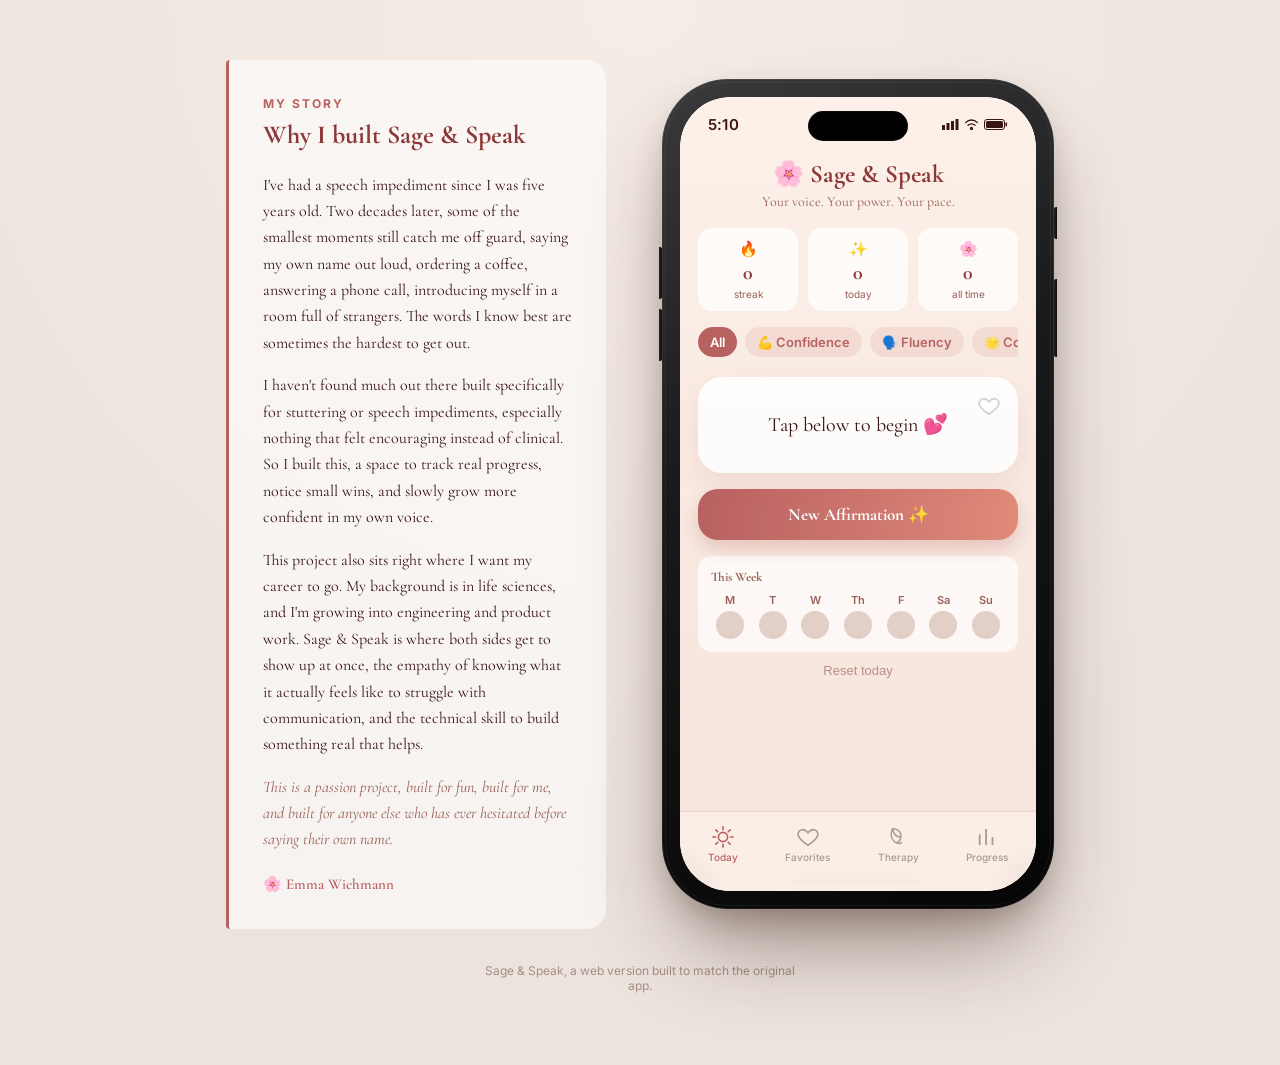
<file: index.html>
<!DOCTYPE html>
<html lang="en">
<head>
<meta charset="UTF-8" />
<meta name="viewport" content="width=device-width, initial-scale=1.0" />
<title>Sage &amp; Speak</title>
<link rel="preconnect" href="https://fonts.googleapis.com" />
<link rel="preconnect" href="https://fonts.gstatic.com" crossorigin />
<link href="https://fonts.googleapis.com/css2?family=Cormorant+Garamond:wght@500;600;700&family=Inter:wght@400;500;600;700&display=swap" rel="stylesheet" />
<link rel="stylesheet" href="style.css" />
</head>
<body>

  <div class="page-layout">

    <aside class="story-panel">
      <p class="story-kicker">My Story</p>
      <h2 class="story-heading">Why I built Sage &amp; Speak</h2>

      <p class="story-text">
        I've had a speech impediment since I was five years old. Two decades
        later, some of the smallest moments still catch me off guard,
        saying my own name out loud, ordering a coffee, answering a phone
        call, introducing myself in a room full of strangers. The words I
        know best are sometimes the hardest to get out.
      </p>

      <p class="story-text">
        I haven't found much out there built specifically for stuttering
        or speech impediments, especially nothing that felt encouraging
        instead of clinical. So I built this, a space to track real
        progress, notice small wins, and slowly grow more confident in my
        own voice.
      </p>

      <p class="story-text">
        This project also sits right where I want my career to go. My
        background is in life sciences, and I'm growing into engineering
        and product work. Sage &amp; Speak is where both sides get to show
        up at once, the empathy of knowing what it actually feels like to
        struggle with communication, and the technical skill to build
        something real that helps.
      </p>

      <p class="story-text story-closer">
        This is a passion project, built for fun, built for me, and built
        for anyone else who has ever hesitated before saying their own
        name.
      </p>

      <div class="story-signature">🌸 Emma Wichmann</div>
    </aside>

    <div class="phone-outer">
    <div class="side-btn mute"></div>
    <div class="side-btn vol-up"></div>
    <div class="side-btn vol-down"></div>
    <div class="side-btn power"></div>

    <div class="phone">
      <div class="status-bar">
        <span class="time" id="statusTime">9:41</span>
        <span class="icons">
          <svg width="17" height="11" viewBox="0 0 17 11" fill="none"><rect x="0" y="6" width="3" height="5" rx="0.5" fill="currentColor"/><rect x="4.5" y="4" width="3" height="7" rx="0.5" fill="currentColor"/><rect x="9" y="2" width="3" height="9" rx="0.5" fill="currentColor"/><rect x="13.5" y="0" width="3" height="11" rx="0.5" fill="currentColor"/></svg>
          <svg width="15" height="11" viewBox="0 0 15 11" fill="none"><path d="M7.5 10.5c.6 0 1-.5 1-1s-.5-1-1-1-1 .5-1 1 .4 1 1 1zM4 6.3c1-1 2.3-1.5 3.5-1.5s2.5.5 3.5 1.5M1.5 3.6C3.3 1.9 5.3 1 7.5 1s4.2.9 6 2.6" stroke="currentColor" stroke-width="1.3" stroke-linecap="round" fill="none"/></svg>
          <svg width="24" height="11" viewBox="0 0 24 11" fill="none"><rect x="0.5" y="0.5" width="20" height="10" rx="2.5" stroke="currentColor"/><rect x="2" y="2" width="17" height="7" rx="1.5" fill="currentColor"/><rect x="21.5" y="3.5" width="1.5" height="4" rx="0.7" fill="currentColor"/></svg>
        </span>
      </div>
      <div class="island"></div>

      <div class="screen" id="screen">

      <!-- TODAY TAB -->
      <section class="tab-panel today-panel active" data-panel="today">
        <div class="today-bg">
          <div class="scroll-area">

            <header class="app-header">
              <h1>🌸 Sage &amp; Speak</h1>
              <p class="tagline">Your voice. Your power. Your pace.</p>
            </header>

            <div class="pill-row">
              <div class="pill"><span class="pill-icon">🔥</span><span class="pill-val" id="streakVal">0</span><span class="pill-label">streak</span></div>
              <div class="pill"><span class="pill-icon">✨</span><span class="pill-val" id="dailyVal">0</span><span class="pill-label">today</span></div>
              <div class="pill"><span class="pill-icon">🌸</span><span class="pill-val" id="allTimeVal">0</span><span class="pill-label">all time</span></div>
            </div>

            <div class="chip-row" id="chipRow"></div>

            <div class="card-wrap">
              <div class="affirmation-card">
                <div class="cat-tag" id="catTag" hidden></div>
                <p class="affirmation-text" id="affirmationText">Tap below to begin 💕</p>
              </div>
              <button class="heart-btn" id="heartBtn" aria-label="Favorite this affirmation">
                <svg viewBox="0 0 24 24" width="22" height="22"><path id="heartPath" d="M12 21s-7.5-4.6-10.1-9.3C0.4 8.7 1.6 5 5.1 4.1 7.3 3.5 9.6 4.6 12 7.4c2.4-2.8 4.7-3.9 6.9-3.3 3.5.9 4.7 4.6 3.2 7.6C19.5 16.4 12 21 12 21z" fill="none" stroke="currentColor" stroke-width="1.8"/></svg>
              </button>
            </div>

            <button class="primary-btn" id="newAffirmationBtn">New Affirmation ✨</button>

            <div class="week-tracker">
              <p class="section-label">This Week</p>
              <div class="week-row" id="weekRow"></div>
            </div>

            <button class="text-link" id="resetTodayBtn">Reset today</button>
          </div>
        </div>
      </section>

      <!-- FAVORITES TAB -->
      <section class="tab-panel fav-panel" data-panel="favorites">
        <div class="today-bg">
          <div class="nav-title">💗 Favorites</div>
          <div class="scroll-area" id="favEmptyWrap">
            <div class="empty-state" id="favEmpty">
              <p class="empty-icon">🤍</p>
              <p class="empty-title">No favorites yet</p>
              <p class="empty-sub">Tap the heart on any affirmation to save it here.</p>
            </div>
            <ul class="fav-list" id="favList"></ul>
          </div>
        </div>
      </section>

      <!-- THERAPY TAB -->
      <section class="tab-panel therapy-panel" data-panel="therapy">
        <div class="therapy-bg">
          <div class="nav-title sage-title">Therapy Space</div>
          <div class="scroll-area">
            <header class="app-header">
              <h1 class="sage-h1">🍃 Therapy Space</h1>
              <p class="tagline sage-tagline">A quiet place to reflect and grow.</p>
            </header>

            <div class="therapy-card">
              <p class="section-label sage-label">🎯 This Week's Focus</p>
              <textarea id="weekFocus" placeholder="e.g. Slowing down before I speak..."></textarea>
            </div>

            <div class="therapy-card">
              <p class="section-label sage-label">📝 Log a Session</p>
              <p class="mini-label">How are you feeling?</p>
              <div class="chip-row" id="moodRow"></div>
              <p class="mini-label">Session notes</p>
              <textarea id="sessionNote" placeholder="What came up? What did you work on?"></textarea>
              <button class="primary-btn sage-btn" id="saveSessionBtn">Save Session 🍃</button>
            </div>

            <div class="therapy-card" id="pastSessionsCard" hidden>
              <p class="section-label sage-label">Past Sessions</p>
              <div id="sessionsList"></div>
            </div>
          </div>
        </div>
      </section>

      <!-- PROGRESS TAB -->
      <section class="tab-panel progress-panel" data-panel="progress">
        <div class="today-bg">
          <div class="nav-title">📊 My Progress</div>
          <div class="scroll-area">
            <div class="streak-card">
              <p class="streak-icon">🔥</p>
              <p class="streak-num" id="progressStreak">0</p>
              <p class="streak-label">day streak</p>
            </div>
            <div class="stat-grid">
              <div class="stat-card"><span class="stat-icon">🌸</span><span class="stat-val" id="statAllTime">0</span><span class="stat-label">Total Affirmations</span></div>
              <div class="stat-card"><span class="stat-icon">✨</span><span class="stat-val" id="statToday">0</span><span class="stat-label">Today</span></div>
              <div class="stat-card"><span class="stat-icon">💗</span><span class="stat-val" id="statFav">0</span><span class="stat-label">Favorited</span></div>
              <div class="stat-card"><span class="stat-icon">🍃</span><span class="stat-val" id="statSessions">0</span><span class="stat-label">Sessions Logged</span></div>
            </div>
          </div>
        </div>
      </section>

      </div>

      <nav class="tab-bar">
        <button class="tab-btn active" data-tab="today">
          <svg viewBox="0 0 24 24" width="22" height="22"><circle cx="12" cy="12" r="5" fill="none" stroke="currentColor" stroke-width="1.8"/><path d="M12 1v3M12 20v3M4.2 4.2l2.1 2.1M17.7 17.7l2.1 2.1M1 12h3M20 12h3M4.2 19.8l2.1-2.1M17.7 6.3l2.1-2.1" stroke="currentColor" stroke-width="1.8" stroke-linecap="round"/></svg>
          <span>Today</span>
        </button>
        <button class="tab-btn" data-tab="favorites">
          <svg viewBox="0 0 24 24" width="22" height="22"><path d="M12 21s-7.5-4.6-10.1-9.3C0.4 8.7 1.6 5 5.1 4.1 7.3 3.5 9.6 4.6 12 7.4c2.4-2.8 4.7-3.9 6.9-3.3 3.5.9 4.7 4.6 3.2 7.6C19.5 16.4 12 21 12 21z" fill="none" stroke="currentColor" stroke-width="1.8"/></svg>
          <span>Favorites</span>
        </button>
        <button class="tab-btn" data-tab="therapy">
          <svg viewBox="0 0 24 24" width="22" height="22"><path d="M6 3c-2 4-2 9 1 13 2.5 3.3 7 4 9 2M6 3c4 0 8 2 9 6 1 4-1 8-4 9M6 3c1 5 4 9 9 9" fill="none" stroke="currentColor" stroke-width="1.6" stroke-linecap="round"/></svg>
          <span>Therapy</span>
        </button>
        <button class="tab-btn" data-tab="progress">
          <svg viewBox="0 0 24 24" width="22" height="22"><path d="M4 20V10M11 20V4M18 20v-7" stroke="currentColor" stroke-width="2" stroke-linecap="round"/></svg>
          <span>Progress</span>
        </button>
      </nav>

      <div class="home-indicator"></div>
    </div>

  </div>
  </div>

  <p class="hint">Sage &amp; Speak, a web version built to match the original app.</p>

<script src="script.js"></script>
</body>
</html>
</file>
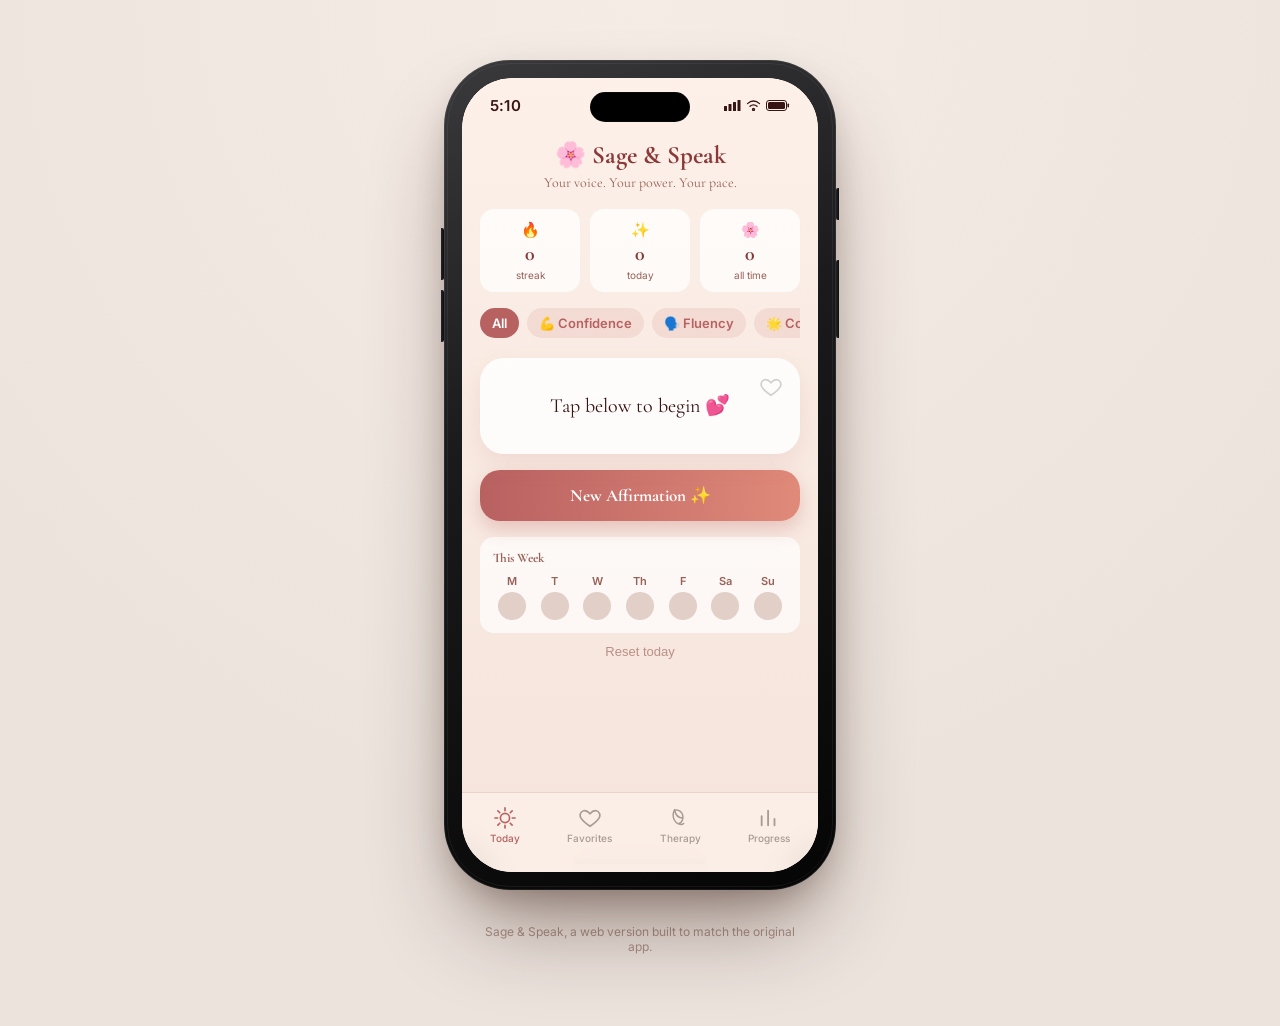
<file: index (2).html>
<!DOCTYPE html>
<html lang="en">
<head>
<meta charset="UTF-8" />
<meta name="viewport" content="width=device-width, initial-scale=1.0" />
<title>Sage &amp; Speak</title>
<link rel="preconnect" href="https://fonts.googleapis.com" />
<link rel="preconnect" href="https://fonts.gstatic.com" crossorigin />
<link href="https://fonts.googleapis.com/css2?family=Cormorant+Garamond:wght@500;600;700&family=Inter:wght@400;500;600;700&display=swap" rel="stylesheet" />
<link rel="stylesheet" href="style.css" />
</head>
<body>

  <div class="phone-outer">
    <div class="side-btn mute"></div>
    <div class="side-btn vol-up"></div>
    <div class="side-btn vol-down"></div>
    <div class="side-btn power"></div>

    <div class="phone">
      <div class="status-bar">
        <span class="time" id="statusTime">9:41</span>
        <span class="icons">
          <svg width="17" height="11" viewBox="0 0 17 11" fill="none"><rect x="0" y="6" width="3" height="5" rx="0.5" fill="currentColor"/><rect x="4.5" y="4" width="3" height="7" rx="0.5" fill="currentColor"/><rect x="9" y="2" width="3" height="9" rx="0.5" fill="currentColor"/><rect x="13.5" y="0" width="3" height="11" rx="0.5" fill="currentColor"/></svg>
          <svg width="15" height="11" viewBox="0 0 15 11" fill="none"><path d="M7.5 10.5c.6 0 1-.5 1-1s-.5-1-1-1-1 .5-1 1 .4 1 1 1zM4 6.3c1-1 2.3-1.5 3.5-1.5s2.5.5 3.5 1.5M1.5 3.6C3.3 1.9 5.3 1 7.5 1s4.2.9 6 2.6" stroke="currentColor" stroke-width="1.3" stroke-linecap="round" fill="none"/></svg>
          <svg width="24" height="11" viewBox="0 0 24 11" fill="none"><rect x="0.5" y="0.5" width="20" height="10" rx="2.5" stroke="currentColor"/><rect x="2" y="2" width="17" height="7" rx="1.5" fill="currentColor"/><rect x="21.5" y="3.5" width="1.5" height="4" rx="0.7" fill="currentColor"/></svg>
        </span>
      </div>
      <div class="island"></div>

      <div class="screen" id="screen">

      <!-- TODAY TAB -->
      <section class="tab-panel today-panel active" data-panel="today">
        <div class="today-bg">
          <div class="scroll-area">

            <header class="app-header">
              <h1>🌸 Sage &amp; Speak</h1>
              <p class="tagline">Your voice. Your power. Your pace.</p>
            </header>

            <div class="pill-row">
              <div class="pill"><span class="pill-icon">🔥</span><span class="pill-val" id="streakVal">0</span><span class="pill-label">streak</span></div>
              <div class="pill"><span class="pill-icon">✨</span><span class="pill-val" id="dailyVal">0</span><span class="pill-label">today</span></div>
              <div class="pill"><span class="pill-icon">🌸</span><span class="pill-val" id="allTimeVal">0</span><span class="pill-label">all time</span></div>
            </div>

            <div class="chip-row" id="chipRow"></div>

            <div class="card-wrap">
              <div class="affirmation-card">
                <div class="cat-tag" id="catTag" hidden></div>
                <p class="affirmation-text" id="affirmationText">Tap below to begin 💕</p>
              </div>
              <button class="heart-btn" id="heartBtn" aria-label="Favorite this affirmation">
                <svg viewBox="0 0 24 24" width="22" height="22"><path id="heartPath" d="M12 21s-7.5-4.6-10.1-9.3C0.4 8.7 1.6 5 5.1 4.1 7.3 3.5 9.6 4.6 12 7.4c2.4-2.8 4.7-3.9 6.9-3.3 3.5.9 4.7 4.6 3.2 7.6C19.5 16.4 12 21 12 21z" fill="none" stroke="currentColor" stroke-width="1.8"/></svg>
              </button>
            </div>

            <button class="primary-btn" id="newAffirmationBtn">New Affirmation ✨</button>

            <div class="week-tracker">
              <p class="section-label">This Week</p>
              <div class="week-row" id="weekRow"></div>
            </div>

            <button class="text-link" id="resetTodayBtn">Reset today</button>
          </div>
        </div>
      </section>

      <!-- FAVORITES TAB -->
      <section class="tab-panel fav-panel" data-panel="favorites">
        <div class="today-bg">
          <div class="nav-title">💗 Favorites</div>
          <div class="scroll-area" id="favEmptyWrap">
            <div class="empty-state" id="favEmpty">
              <p class="empty-icon">🤍</p>
              <p class="empty-title">No favorites yet</p>
              <p class="empty-sub">Tap the heart on any affirmation to save it here.</p>
            </div>
            <ul class="fav-list" id="favList"></ul>
          </div>
        </div>
      </section>

      <!-- THERAPY TAB -->
      <section class="tab-panel therapy-panel" data-panel="therapy">
        <div class="therapy-bg">
          <div class="nav-title sage-title">Therapy Space</div>
          <div class="scroll-area">
            <header class="app-header">
              <h1 class="sage-h1">🍃 Therapy Space</h1>
              <p class="tagline sage-tagline">A quiet place to reflect and grow.</p>
            </header>

            <div class="therapy-card">
              <p class="section-label sage-label">🎯 This Week's Focus</p>
              <textarea id="weekFocus" placeholder="e.g. Slowing down before I speak..."></textarea>
            </div>

            <div class="therapy-card">
              <p class="section-label sage-label">📝 Log a Session</p>
              <p class="mini-label">How are you feeling?</p>
              <div class="chip-row" id="moodRow"></div>
              <p class="mini-label">Session notes</p>
              <textarea id="sessionNote" placeholder="What came up? What did you work on?"></textarea>
              <button class="primary-btn sage-btn" id="saveSessionBtn">Save Session 🍃</button>
            </div>

            <div class="therapy-card" id="pastSessionsCard" hidden>
              <p class="section-label sage-label">Past Sessions</p>
              <div id="sessionsList"></div>
            </div>
          </div>
        </div>
      </section>

      <!-- PROGRESS TAB -->
      <section class="tab-panel progress-panel" data-panel="progress">
        <div class="today-bg">
          <div class="nav-title">📊 My Progress</div>
          <div class="scroll-area">
            <div class="streak-card">
              <p class="streak-icon">🔥</p>
              <p class="streak-num" id="progressStreak">0</p>
              <p class="streak-label">day streak</p>
            </div>
            <div class="stat-grid">
              <div class="stat-card"><span class="stat-icon">🌸</span><span class="stat-val" id="statAllTime">0</span><span class="stat-label">Total Affirmations</span></div>
              <div class="stat-card"><span class="stat-icon">✨</span><span class="stat-val" id="statToday">0</span><span class="stat-label">Today</span></div>
              <div class="stat-card"><span class="stat-icon">💗</span><span class="stat-val" id="statFav">0</span><span class="stat-label">Favorited</span></div>
              <div class="stat-card"><span class="stat-icon">🍃</span><span class="stat-val" id="statSessions">0</span><span class="stat-label">Sessions Logged</span></div>
            </div>
          </div>
        </div>
      </section>

      </div>

      <nav class="tab-bar">
        <button class="tab-btn active" data-tab="today">
          <svg viewBox="0 0 24 24" width="22" height="22"><circle cx="12" cy="12" r="5" fill="none" stroke="currentColor" stroke-width="1.8"/><path d="M12 1v3M12 20v3M4.2 4.2l2.1 2.1M17.7 17.7l2.1 2.1M1 12h3M20 12h3M4.2 19.8l2.1-2.1M17.7 6.3l2.1-2.1" stroke="currentColor" stroke-width="1.8" stroke-linecap="round"/></svg>
          <span>Today</span>
        </button>
        <button class="tab-btn" data-tab="favorites">
          <svg viewBox="0 0 24 24" width="22" height="22"><path d="M12 21s-7.5-4.6-10.1-9.3C0.4 8.7 1.6 5 5.1 4.1 7.3 3.5 9.6 4.6 12 7.4c2.4-2.8 4.7-3.9 6.9-3.3 3.5.9 4.7 4.6 3.2 7.6C19.5 16.4 12 21 12 21z" fill="none" stroke="currentColor" stroke-width="1.8"/></svg>
          <span>Favorites</span>
        </button>
        <button class="tab-btn" data-tab="therapy">
          <svg viewBox="0 0 24 24" width="22" height="22"><path d="M6 3c-2 4-2 9 1 13 2.5 3.3 7 4 9 2M6 3c4 0 8 2 9 6 1 4-1 8-4 9M6 3c1 5 4 9 9 9" fill="none" stroke="currentColor" stroke-width="1.6" stroke-linecap="round"/></svg>
          <span>Therapy</span>
        </button>
        <button class="tab-btn" data-tab="progress">
          <svg viewBox="0 0 24 24" width="22" height="22"><path d="M4 20V10M11 20V4M18 20v-7" stroke="currentColor" stroke-width="2" stroke-linecap="round"/></svg>
          <span>Progress</span>
        </button>
      </nav>

      <div class="home-indicator"></div>
    </div>
  </div>

  <p class="hint">Sage &amp; Speak, a web version built to match the original app.</p>

<script src="script.js"></script>
</body>
</html>
</file>
<file: style.css>
:root {
  --r-deep: #8C3838;
  --r-mid: #B86161;
  --r-soft: #E08A7A;
  --r-bg: #FCF0E8;
  --r-bg2: #F5E4DB;
  --r-text: #996157;
  --s-deep: #38614D;
  --s-mid: #618C70;
  --s-bg: #E8F2EB;
  --s-bg2: #E1EFE6;
  --s-text: #668570;
  --ink: #391414;
  --font-display: "Cormorant Garamond", serif;
  --font-ui: "Inter", sans-serif;
}
 
* { box-sizing: border-box; }
 
body {
  margin: 0;
  min-height: 100vh;
  display: flex;
  flex-direction: column;
  align-items: center;
  justify-content: center;
  gap: 22px;
  background: radial-gradient(circle at 50% 0%, #f6ece6, #ece3dd 70%);
  font-family: var(--font-ui);
  padding: 60px 16px;
}
 
.page-layout {
  display: flex;
  align-items: center;
  gap: 56px;
  max-width: 1100px;
}
 
.story-panel {
  width: 380px;
  flex-shrink: 0;
  background: rgba(255,255,255,0.6);
  border-left: 3px solid var(--r-mid);
  border-radius: 4px 20px 20px 4px;
  padding: 36px 34px;
}
.story-kicker {
  font-family: var(--font-ui);
  font-size: 12px;
  font-weight: 700;
  letter-spacing: 2px;
  text-transform: uppercase;
  color: var(--r-mid);
  margin: 0 0 8px;
}
.story-heading {
  font-family: var(--font-display);
  font-size: 26px;
  font-weight: 700;
  color: var(--r-deep);
  margin: 0 0 20px;
  line-height: 1.25;
}
.story-text {
  font-family: var(--font-display);
  font-size: 16px;
  line-height: 1.65;
  color: var(--ink);
  margin: 0 0 16px;
}
.story-closer {
  font-style: italic;
  color: var(--r-text);
}
.story-signature {
  font-family: var(--font-display);
  font-size: 15px;
  font-weight: 600;
  color: var(--r-mid);
  margin-top: 22px;
}
 
@media (max-width: 900px) {
  .page-layout { flex-direction: column; gap: 40px; }
  .story-panel { width: 100%; max-width: 392px; box-sizing: border-box; order: 2; }
}
 
.phone-outer {
  position: relative;
  width: 392px;
  height: 830px;
  padding: 18px;
  background: linear-gradient(155deg, #3a3a3d, #1a1a1c 40%, #050505);
  border-radius: 66px;
  box-shadow:
    0 50px 90px -20px rgba(50, 25, 15, 0.45),
    0 15px 35px -10px rgba(50, 25, 15, 0.3),
    inset 0 0 0 1px rgba(255,255,255,0.08);
}
 
.phone-outer::before {
  content: "";
  position: absolute;
  inset: 3px;
  border-radius: 63px;
  border: 1px solid rgba(255,255,255,0.06);
  pointer-events: none;
}
 
.side-btn {
  position: absolute;
  background: linear-gradient(90deg, #26262a, #0c0c0e);
  z-index: 0;
}
.side-btn.mute { right: -3px; top: 128px; width: 3px; height: 32px; border-radius: 2px 0 0 2px; }
.side-btn.vol-up { left: -3px; top: 168px; width: 3px; height: 52px; border-radius: 0 2px 2px 0; }
.side-btn.vol-down { left: -3px; top: 230px; width: 3px; height: 52px; border-radius: 0 2px 2px 0; }
.side-btn.power { right: -3px; top: 200px; width: 3px; height: 78px; border-radius: 2px 0 0 2px; }
 
.phone {
  position: relative;
  width: 100%;
  height: 100%;
  background: #000;
  border-radius: 50px;
  overflow: hidden;
}
 
.island {
  position: absolute;
  top: 14px;
  left: 50%;
  transform: translateX(-50%);
  width: 100px;
  height: 30px;
  background: #000;
  border-radius: 20px;
  z-index: 30;
  box-shadow: inset 0 0 0 1px rgba(255,255,255,0.04);
}
 
.status-bar {
  position: absolute;
  top: 0;
  left: 0;
  right: 0;
  height: 54px;
  display: flex;
  align-items: center;
  justify-content: space-between;
  padding: 0 28px;
  z-index: 25;
  font-size: 15px;
  font-weight: 600;
  color: var(--ink);
  pointer-events: none;
}
.status-bar .time { letter-spacing: 0.2px; }
.status-bar .icons { display: flex; align-items: center; gap: 5px; }
 
.home-indicator {
  position: absolute;
  bottom: 8px;
  left: 50%;
  transform: translateX(-50%);
  width: 134px;
  height: 5px;
  border-radius: 3px;
  background: var(--ink);
  opacity: 0.35;
  z-index: 30;
}
 
.screen {
  position: relative;
  width: 100%;
  height: 100%;
  border-radius: 50px;
  overflow: hidden;
  background: var(--r-bg);
}
 
.tab-panel {
  position: absolute;
  inset: 0;
  display: none;
}
.tab-panel.active { display: block; }
 
.today-bg, .therapy-bg {
  height: 100%;
  background: linear-gradient(to bottom, var(--r-bg), var(--r-bg2));
  overflow: hidden;
  display: flex;
  flex-direction: column;
}
.therapy-bg { background: linear-gradient(to bottom, var(--s-bg), var(--s-bg2)); }
 
.app-body {
  flex: 1;
  display: flex;
  flex-direction: column;
  min-height: 0;
}
 
.nav-title {
  text-align: center;
  font-weight: 700;
  font-size: 15px;
  padding: 62px 0 8px;
  color: var(--r-deep);
  flex-shrink: 0;
}
.nav-title.sage-title { color: var(--s-deep); }
 
.scroll-area {
  flex: 1;
  overflow-y: auto;
  padding: 58px 18px 100px;
  scrollbar-width: none;
}
.scroll-area::-webkit-scrollbar { display: none; }
 
.fav-panel .scroll-area { padding-top: 4px; padding-bottom: 100px; }
.therapy-panel .scroll-area,
.progress-panel .scroll-area { padding-top: 4px; padding-bottom: 100px; }
 
.app-header { text-align: center; padding-top: 4px; margin-bottom: 18px; }
.app-header h1 {
  font-family: var(--font-display);
  font-weight: 700;
  font-size: 25px;
  color: var(--r-deep);
  margin: 0 0 4px;
}
.app-header h1.sage-h1 { color: var(--s-deep); }
.tagline { font-family: var(--font-display); font-size: 14px; color: var(--r-text); margin: 0; }
.tagline.sage-tagline { color: var(--s-text); }
 
.pill-row { display: flex; gap: 10px; margin-bottom: 16px; }
.pill {
  flex: 1;
  background: rgba(255,255,255,0.75);
  border-radius: 14px;
  padding: 11px 4px;
  text-align: center;
  display: flex;
  flex-direction: column;
  align-items: center;
  gap: 3px;
}
.pill-icon { font-size: 15px; }
.pill-val { font-family: var(--font-display); font-weight: 700; font-size: 20px; color: var(--r-deep); }
.pill-label { font-size: 10px; color: var(--r-text); }
 
.chip-row {
  display: flex;
  gap: 8px;
  overflow-x: auto;
  padding-bottom: 4px;
  margin-bottom: 16px;
  scrollbar-width: none;
}
.chip-row::-webkit-scrollbar { display: none; }
 
.chip {
  flex-shrink: 0;
  border: none;
  padding: 7px 12px;
  border-radius: 20px;
  font-size: 13px;
  font-weight: 600;
  font-family: var(--font-ui);
  background: rgba(184,97,97,0.12);
  color: var(--r-mid);
  cursor: pointer;
  display: flex;
  align-items: center;
  gap: 4px;
}
.chip.active { background: var(--r-mid); color: #fff; }
.chip.mood-chip { background: rgba(97,140,112,0.12); color: var(--s-mid); }
.chip.mood-chip.active { background: var(--s-mid); color: #fff; }
 
.card-wrap { position: relative; margin-bottom: 16px; }
.affirmation-card {
  background: rgba(255,255,255,0.88);
  border-radius: 24px;
  padding: 26px 22px;
  min-height: 96px;
  display: flex;
  flex-direction: column;
  align-items: center;
  justify-content: center;
  gap: 10px;
  text-align: center;
  box-shadow: 0 10px 24px rgba(184,97,97,0.12);
}
.cat-tag {
  font-size: 11px;
  font-weight: 700;
  letter-spacing: 1px;
  color: var(--r-mid);
  background: rgba(184,97,97,0.1);
  padding: 3px 12px;
  border-radius: 20px;
}
.affirmation-text {
  font-family: var(--font-display);
  font-size: 20px;
  color: var(--ink);
  line-height: 1.4;
  margin: 0;
}
.heart-btn {
  position: absolute;
  top: 6px;
  right: 6px;
  border: none;
  background: none;
  color: rgba(140,140,140,0.4);
  padding: 12px;
  cursor: pointer;
}
.heart-btn.active { color: var(--r-mid); }
.heart-btn.active svg path { fill: currentColor; }
 
.primary-btn {
  width: 100%;
  border: none;
  border-radius: 20px;
  padding: 15px;
  font-family: var(--font-display);
  font-weight: 700;
  font-size: 17px;
  color: #fff;
  background: linear-gradient(to right, var(--r-mid), var(--r-soft));
  box-shadow: 0 8px 18px rgba(184,97,97,0.28);
  cursor: pointer;
  margin-bottom: 16px;
}
.primary-btn.sage-btn { background: linear-gradient(to right, var(--s-deep), var(--s-mid)); box-shadow: none; margin-bottom: 0; }
 
.week-tracker { background: rgba(255,255,255,0.72); border-radius: 14px; padding: 13px; margin-bottom: 8px; }
.section-label { font-family: var(--font-display); font-weight: 700; font-size: 13px; color: var(--r-text); margin: 0 0 8px; }
.section-label.sage-label { color: var(--s-text); }
.week-row { display: flex; gap: 5px; justify-content: space-between; }
.day-col { display: flex; flex-direction: column; align-items: center; gap: 4px; flex: 1; }
.day-name { font-size: 11px; font-weight: 600; color: var(--r-text); }
.day-dot { width: 28px; height: 28px; border-radius: 50%; background: #E1CFC8; display: flex; align-items: center; justify-content: center; color: #fff; font-size: 12px; font-weight: 700; }
.day-dot.done { background: var(--r-mid); }
 
.text-link { display: block; margin: 10px auto 0; background: none; border: none; font-size: 13px; color: rgba(153,97,87,0.65); cursor: pointer; }
 
.empty-state { text-align: center; padding-top: 90px; }
.empty-icon { font-size: 48px; margin: 0 0 6px; }
.empty-title { font-family: var(--font-display); font-size: 17px; color: var(--r-text); margin: 0 0 6px; }
.empty-sub { font-family: var(--font-display); font-size: 13px; color: var(--r-text); padding: 0 30px; margin: 0; }
 
.fav-list { list-style: none; margin: 0; padding: 0; display: flex; flex-direction: column; gap: 8px; }
.fav-item { display: flex; align-items: center; gap: 8px; background: rgba(255,255,255,0.75); border-radius: 12px; padding: 12px 14px; }
.fav-text { flex: 1; font-family: var(--font-display); font-size: 14px; color: var(--ink); }
.fav-remove { border: none; background: none; color: var(--r-mid); cursor: pointer; padding: 4px; }
 
.therapy-card { background: rgba(255,255,255,0.68); border-radius: 16px; padding: 16px; margin-bottom: 14px; border: 1px solid rgba(97,140,112,0.25); }
.mini-label { font-size: 13px; color: var(--s-text); margin: 8px 0 6px; font-family: var(--font-display); }
textarea {
  width: 100%;
  min-height: 70px;
  border: none;
  border-radius: 12px;
  background: rgba(255,255,255,0.75);
  padding: 10px;
  font-family: var(--font-display);
  font-size: 14px;
  color: var(--s-deep);
  resize: none;
}
textarea:focus { outline: 2px solid var(--s-mid); }
 
#sessionsList { display: flex; flex-direction: column; gap: 8px; }
.session-entry { background: rgba(255,255,255,0.75); border-radius: 12px; padding: 10px 12px; }
.session-top { display: flex; justify-content: space-between; font-size: 13px; font-weight: 600; color: var(--s-mid); margin-bottom: 4px; }
.session-date { font-family: var(--font-display); font-size: 12px; color: var(--s-text); font-weight: 400; }
.session-note { font-family: var(--font-display); font-size: 13px; color: var(--s-deep); margin: 0; }
 
.streak-card { text-align: center; background: rgba(255,255,255,0.75); border-radius: 20px; padding: 26px 0; margin-bottom: 14px; }
.streak-icon { font-size: 42px; margin: 0; }
.streak-num { font-family: var(--font-display); font-weight: 700; font-size: 46px; color: var(--r-mid); margin: 2px 0; }
.streak-label { font-size: 14px; color: var(--r-text); margin: 0; }
 
.stat-grid { display: grid; grid-template-columns: 1fr 1fr; gap: 10px; }
.stat-card { background: rgba(255,255,255,0.75); border-radius: 16px; padding: 16px 6px; display: flex; flex-direction: column; align-items: center; gap: 5px; text-align: center; }
.stat-icon { font-size: 22px; }
.stat-val { font-family: var(--font-display); font-weight: 700; font-size: 24px; color: var(--r-mid); }
.stat-label { font-size: 11px; color: var(--r-text); }
 
.tab-bar {
  position: absolute;
  left: 0;
  right: 0;
  bottom: 0;
  display: flex;
  justify-content: space-around;
  padding: 10px 4px 24px;
  background: rgba(252, 240, 232, 0.88);
  backdrop-filter: blur(14px);
  -webkit-backdrop-filter: blur(14px);
  border-top: 0.5px solid rgba(140, 56, 56, 0.15);
  z-index: 40;
}
.tab-btn {
  background: none;
  border: none;
  display: flex;
  flex-direction: column;
  align-items: center;
  gap: 3px;
  color: #a89a94;
  font-size: 10px;
  font-family: var(--font-ui);
  font-weight: 500;
  cursor: pointer;
  padding: 4px 8px;
}
.tab-btn.active { color: var(--r-mid); }
 
.hint { font-size: 12px; color: #a68f86; font-family: var(--font-ui); text-align: center; max-width: 320px; }
 
@media (max-width: 440px) {
  .phone-outer { width: 100%; max-width: 392px; height: 84vh; padding: 14px; border-radius: 54px; }
  .phone, .screen { border-radius: 40px; }
}
</file>
